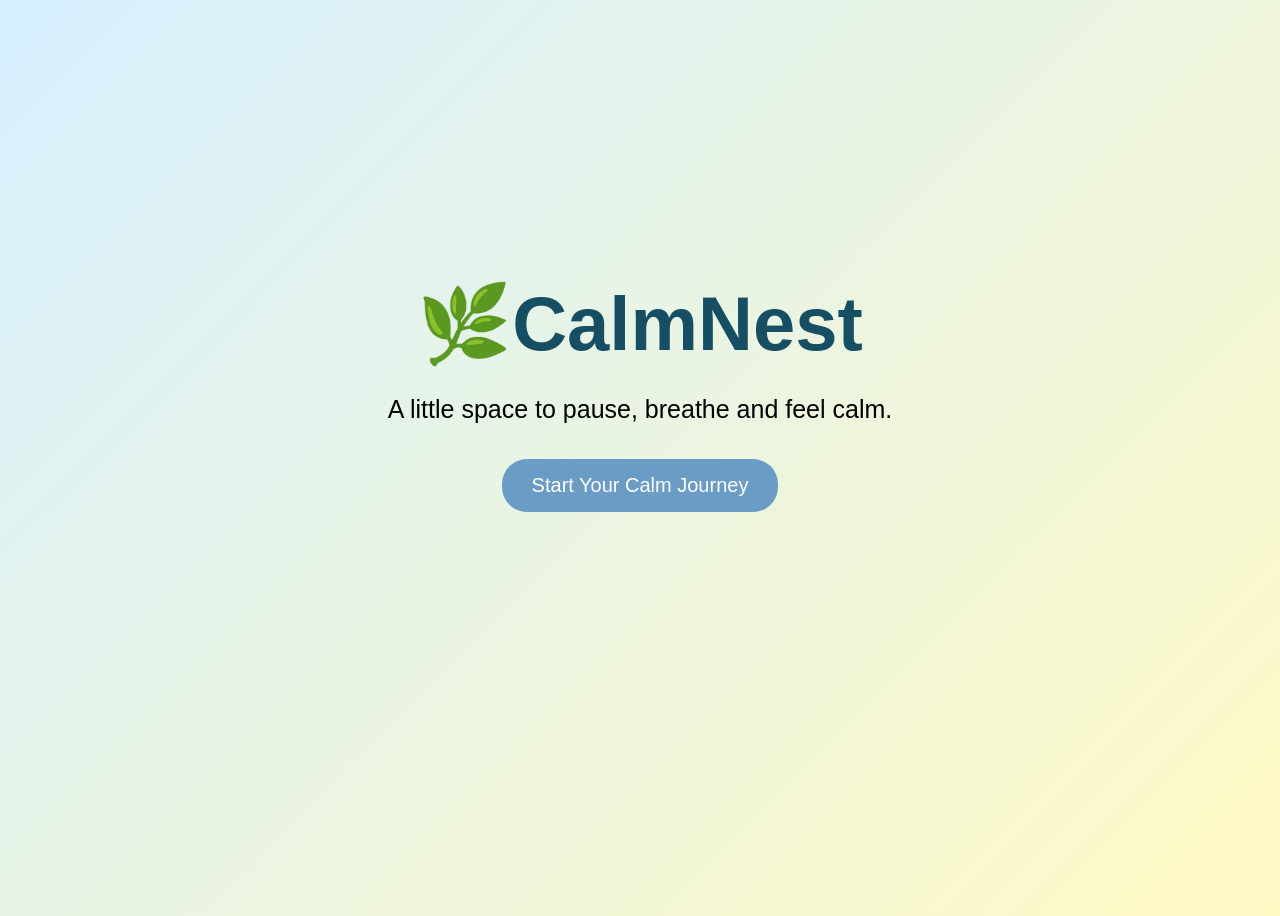
<file: index.html>
<!DOCTYPE html>
<html lang="en">
<head>
    <meta charset="UTF-8">
    <meta name="viewport" content="width=device-width, initial-scale=1.0">
    <title>CalmSpace</title>
    <link rel="stylesheet" href="style.css">
</head>
<body>
   <div class="home-content">

    <h1>🌿CalmNest</h1>

    <p>
        A little space to pause, breathe and feel calm.
    </p>

    <a href="journey.html" class="start-button">
        Start Your Calm Journey
    </a>

</div>
    
</body>
</html>
</file>
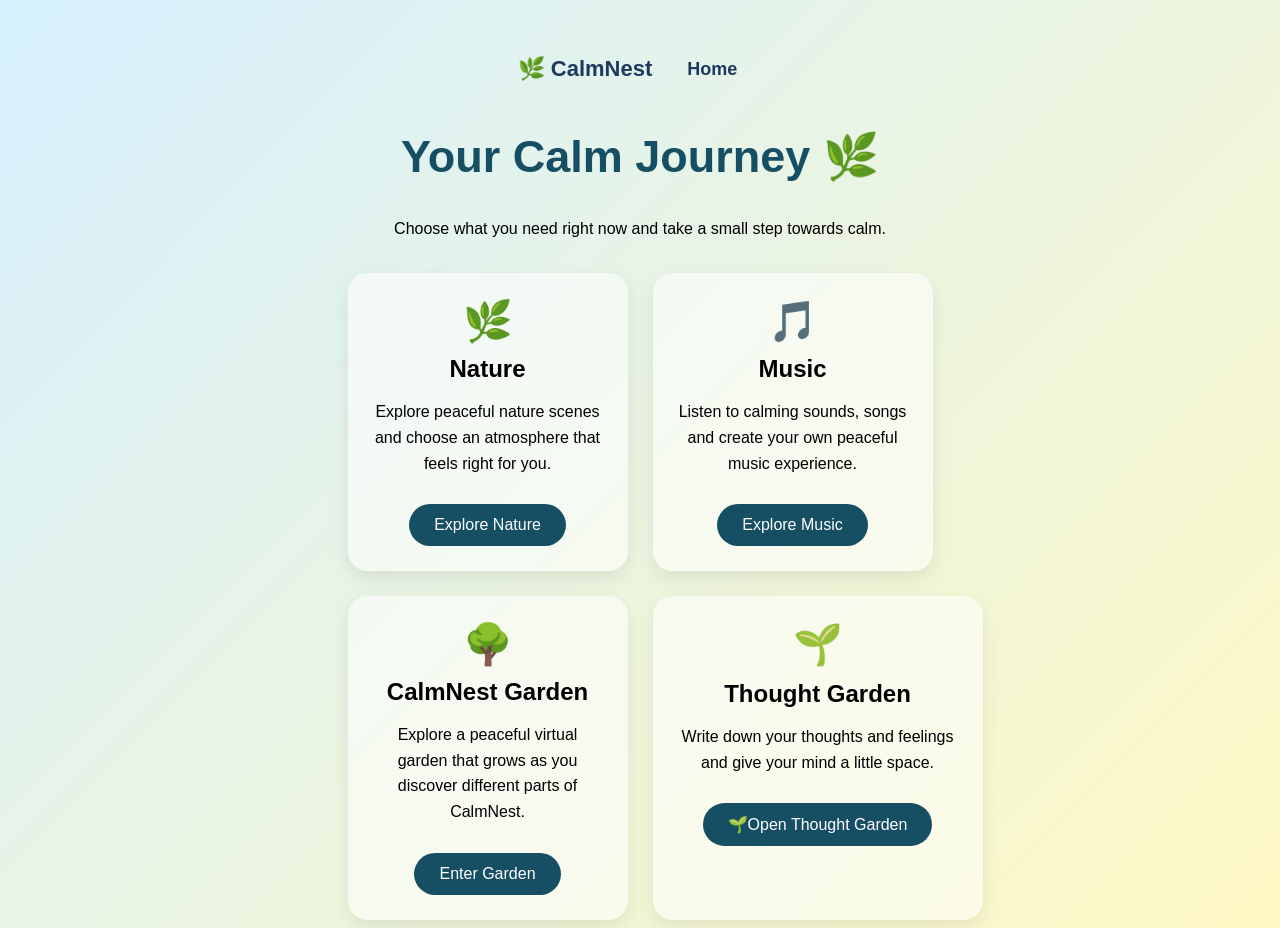
<file: journey.html>
<!DOCTYPE html>
<html lang="en">
<head>
    <meta charset="UTF-8">
    <meta name="viewport" content="width=device-width, initial-scale=1.0">
    <title>CalmNest - Your Journey</title>
    <link rel="stylesheet" href="style.css">
</head>

<body>

    <nav class="navbar">
        <div class="logo">🌿 CalmNest</div>

        <div class="nav-links">
            <a href="index.html">Home</a>
        </div>
    </nav>

    <section class="journey">

        <h1>Your Calm Journey 🌿</h1>

        <p class="journey-intro">
            Choose what you need right now and take a small step towards calm.
        </p>


        <!-- Main Journey Cards -->

        <div class="journey-cards">

            <!-- Nature -->
            <div class="journey-card">

                <div class="journey-icon">🌿</div>

                <h2>Nature</h2>

                <p>
                    Explore peaceful nature scenes and choose
                    an atmosphere that feels right for you.
                </p>

                <button onclick="location.href='nature.html'">
                    Explore Nature
                </button>

            </div>


            <!-- Music -->
            <div class="journey-card">

                <div class="journey-icon">🎵</div>

                <h2>Music</h2>

                <p>
                    Listen to calming sounds, songs and create
                    your own peaceful music experience.
                </p>

                <button onclick="location.href='music.html'">
                    Explore Music
                </button>

            </div>



            <!-- CalmNest Garden -->
            <div class="journey-card">

                <div class="journey-icon">🌳</div>

                <h2>CalmNest Garden</h2>

                <p>
                    Explore a peaceful virtual garden that grows
                    as you discover different parts of CalmNest.
                </p>

                <button onclick="location.href='garden.html'">
                    Enter Garden
                </button>

            </div>

            <!-- Thought Garden -->

                <div class="corner-card">

                    <div class="journey-icon">🌱</div>

                    <h2>Thought Garden</h2>

                    <p>
                        Write down your thoughts and feelings
                        and give your mind a little space.
                    </p>

                    <button onclick="location.href='thought-garden.html'">
                        🌱Open Thought Garden
                    </button>

                </div>

        </div>


        </section>

    </section>

</body>
</html>
</file>
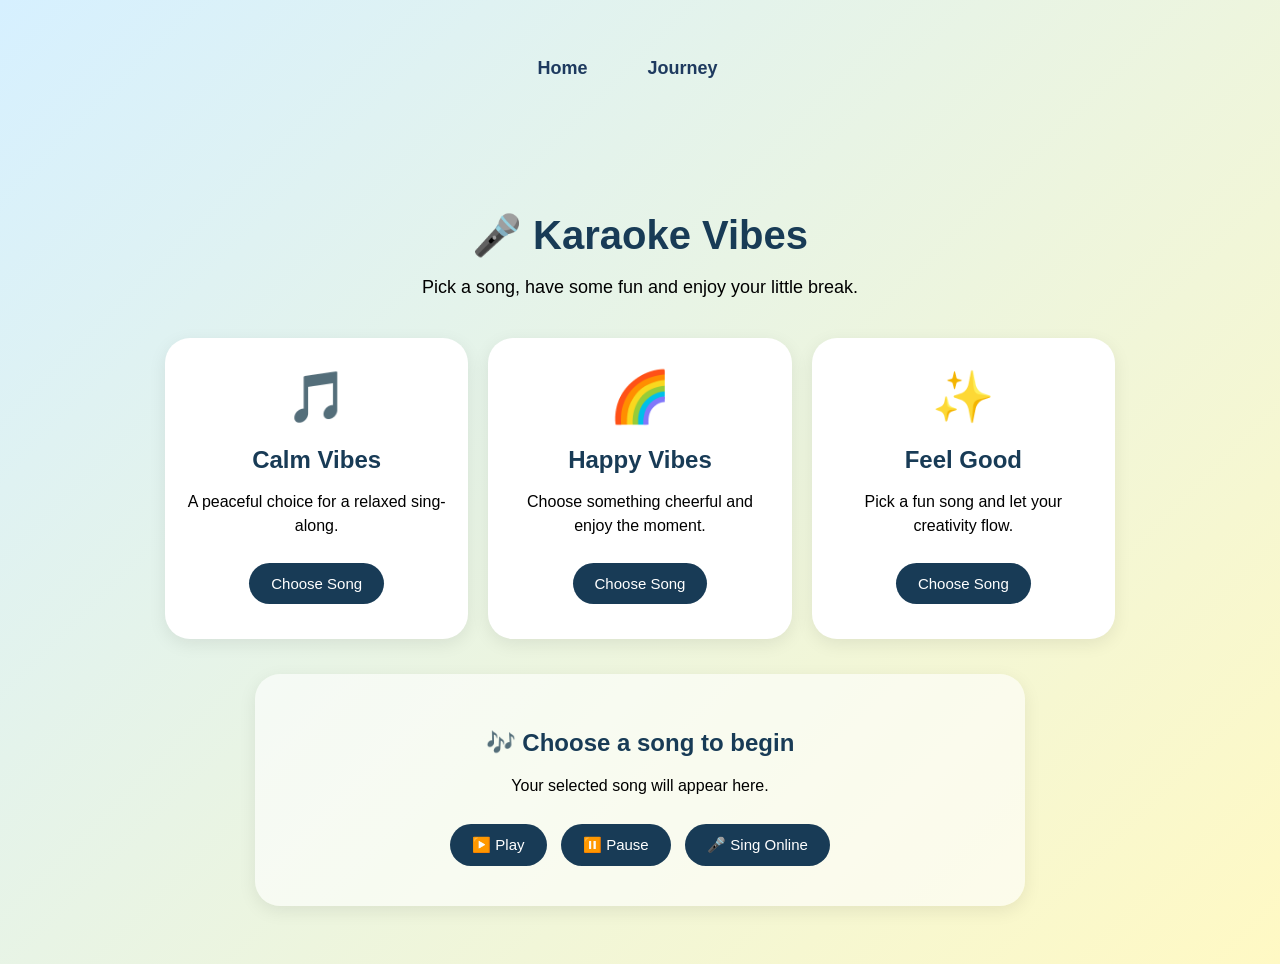
<file: karaoke.html>
<!DOCTYPE html>
<html lang="en">

<head>
    <meta charset="UTF-8">
    <meta name="viewport" content="width=device-width, initial-scale=1.0">

    <title>CalmNest - Karaoke Vibes</title>

    <link rel="stylesheet" href="style.css">
</head>

<body>

    <nav class="navbar">

        

        <div class="nav-links">
            <a href="index.html">Home</a>
            <a href="journey.html">Journey</a>
        </div>

    </nav>


    <section class="karaoke-page">

        <h1>🎤 Karaoke Vibes</h1>

        <p class="karaoke-intro">
            Pick a song, have some fun and enjoy your little break.
        </p>


        <div class="song-options">

            <div class="song-card">
                <div class="song-icon">🎵</div>

                <h2>Calm Vibes</h2>

                <p>
                    A peaceful choice for a relaxed sing-along.
                </p>

                <button onclick="selectSong('Calm Vibes')">
                    Choose Song
                </button>
            </div>


            <div class="song-card">
                <div class="song-icon">🌈</div>

                <h2>Happy Vibes</h2>

                <p>
                    Choose something cheerful and enjoy the moment.
                </p>

                <button onclick="selectSong('Happy Vibes')">
                    Choose Song
                </button>
            </div>


            <div class="song-card">
                <div class="song-icon">✨</div>

                <h2>Feel Good</h2>

                <p>
                    Pick a fun song and let your creativity flow.
                </p>

                <button onclick="selectSong('Feel Good')">
                    Choose Song
                </button>
            </div>

        </div>


        <div class="karaoke-player">

            <h2 id="selectedSong">
                🎶 Choose a song to begin
            </h2>

            <p id="songMessage">
                Your selected song will appear here.
            </p>


            <div class="karaoke-buttons">

                <button onclick="playSong()">
                    ▶️ Play
                </button>

                <button onclick="pauseSong()">
                    ⏸️ Pause
                </button>

                <button onclick="singOnline()">
                    🎤 Sing Online
                </button>

            </div>

        </div>

    </section>


    <script>

        let currentSong = "";


        function selectSong(song) {

            currentSong = song;

            document.getElementById("selectedSong").innerHTML =
                "🎶 " + song;

            document.getElementById("songMessage").innerHTML =
                "Your song is selected. You can start your karaoke session!";

        }


        function playSong() {

            if (currentSong === "") {

                document.getElementById("songMessage").innerHTML =
                    "🎵 Please choose a song first.";

                return;
            }

            document.getElementById("songMessage").innerHTML =
                "▶️ " + currentSong + " is ready to play!";

        }


        function pauseSong() {

            document.getElementById("songMessage").innerHTML =
                "⏸️ Karaoke paused.";

        }


        function singOnline() {

            alert(
                "🎤 Online karaoke will open here once we connect a suitable karaoke service."
            );

        }

    </script>

</body>

</html>
</file>
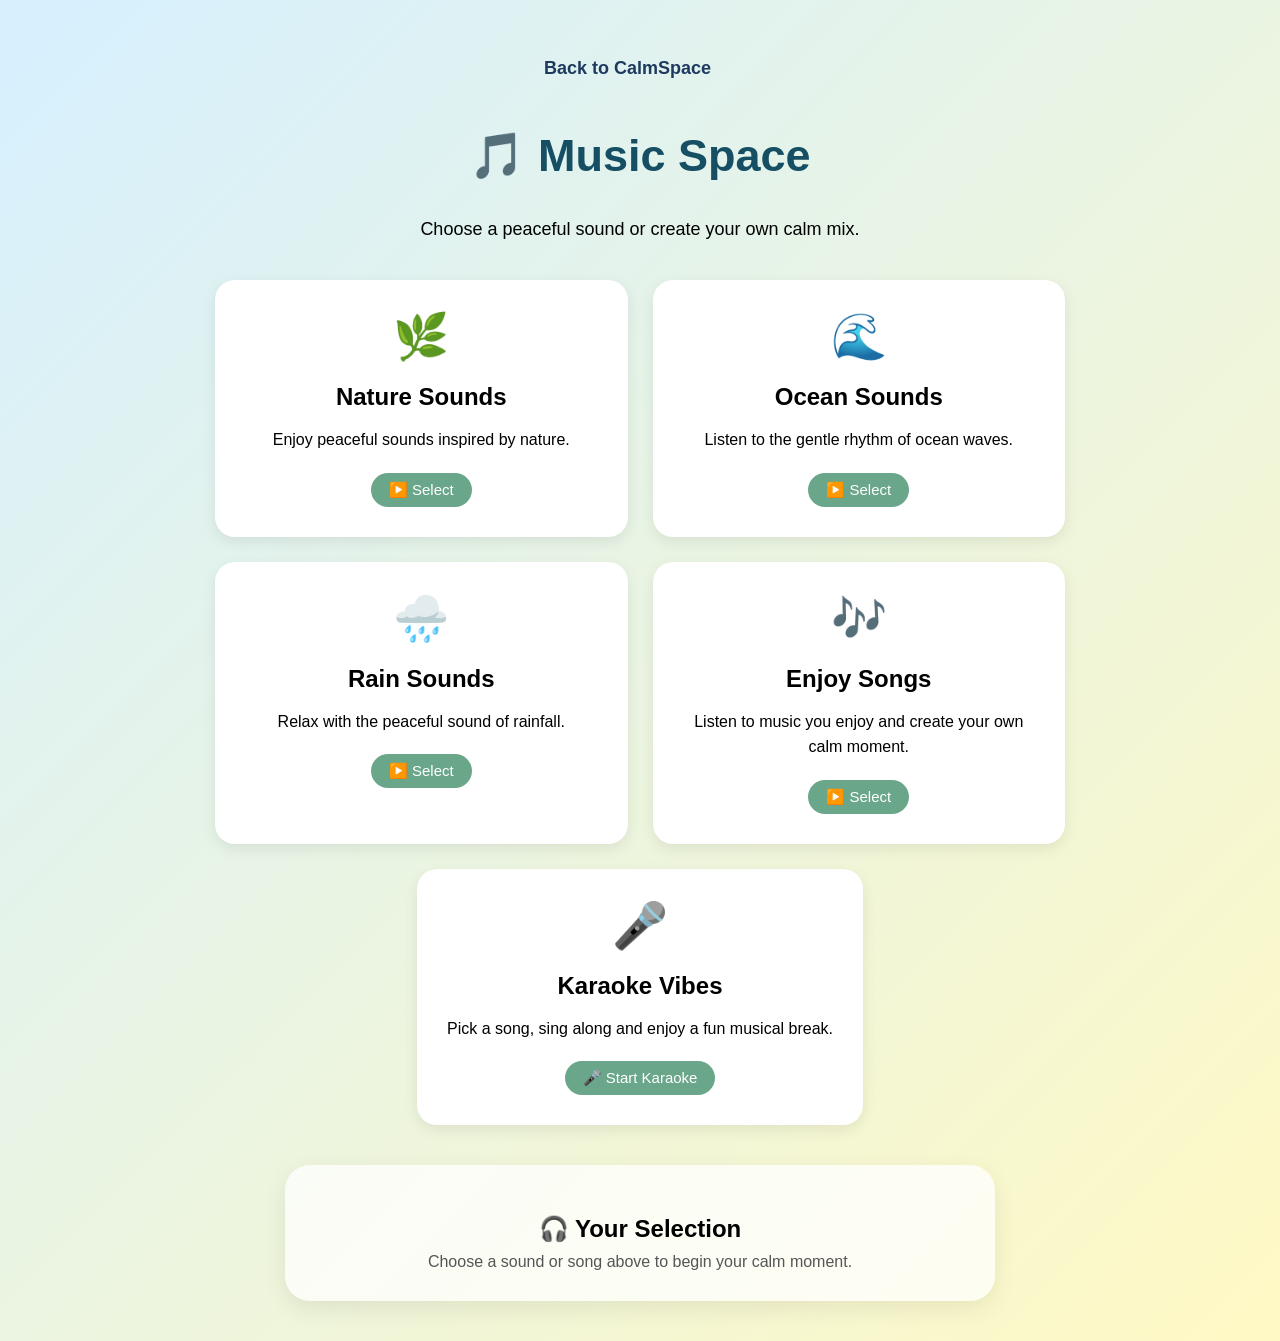
<file: music.html>
<!DOCTYPE html>
<html lang="en">

<head>
    <meta charset="UTF-8">
    <meta name="viewport" content="width=device-width, initial-scale=1.0">
    <title>CalmNest - Music</title>
    <link rel="stylesheet" href="style.css">
</head>

<body>

    <nav>
        <a href="journey.html">Back to CalmSpace</a>
    </nav>

    <section class="music-space">

        <h1>🎵 Music Space</h1>

        <p class="music-intro">
            Choose a peaceful sound or create your own calm mix.
        </p>

        <!-- Music Options -->

        <div class="music-options">

            <div class="music-card">
                <div class="music-icon">🌿</div>
                <h2>Nature Sounds</h2>
                <p>
                    Enjoy peaceful sounds inspired by nature.
                </p>
                <button onclick="selectMusic('Nature Sounds')">
                    ▶️ Select
                </button>
            </div>


            <div class="music-card">
                <div class="music-icon">🌊</div>
                <h2>Ocean Sounds</h2>
                <p>
                    Listen to the gentle rhythm of ocean waves.
                </p>
                <button onclick="selectMusic('Ocean Sounds')">
                    ▶️ Select
                </button>
            </div>


            <div class="music-card">
                <div class="music-icon">🌧️</div>
                <h2>Rain Sounds</h2>
                <p>
                    Relax with the peaceful sound of rainfall.
                </p>
                <button onclick="selectMusic('Rain Sounds')">
                    ▶️ Select
                </button>
            </div>


            <div class="music-card">
                <div class="music-icon">🎶</div>
                <h2>Enjoy Songs</h2>
                <p>
                    Listen to music you enjoy and create your own calm moment.
                </p>
                <button onclick="selectMusic('Enjoy Songs')">
                    ▶️ Select
                </button>
            </div>

            <div class="music-card">

    <div class="music-icon">🎤</div>

    <h2>Karaoke Vibes</h2>

    <p>
        Pick a song, sing along and enjoy a fun musical break.
    </p>

    <button onclick="location.href='karaoke.html'">
        🎤 Start Karaoke
    </button>

</div>

        </div>


        <!-- Selected Music -->


  <div class="music-player">
    <h2 id="selectedMusic">🎧 Your Selection</h2>

    <p id="musicMessage">
        Choose a sound or song above to begin your calm moment.
    </p>
</div>

    </section>


    <script>

        function selectMusic(music) {

            document.getElementById("selectedMusic").innerHTML =
                "🎵 " + music;

            document.getElementById("musicMessage").innerHTML =
                "✨ " + music +
                " selected. Audio can be connected later.";

        }


    </script>

</body>

</html>
</file>
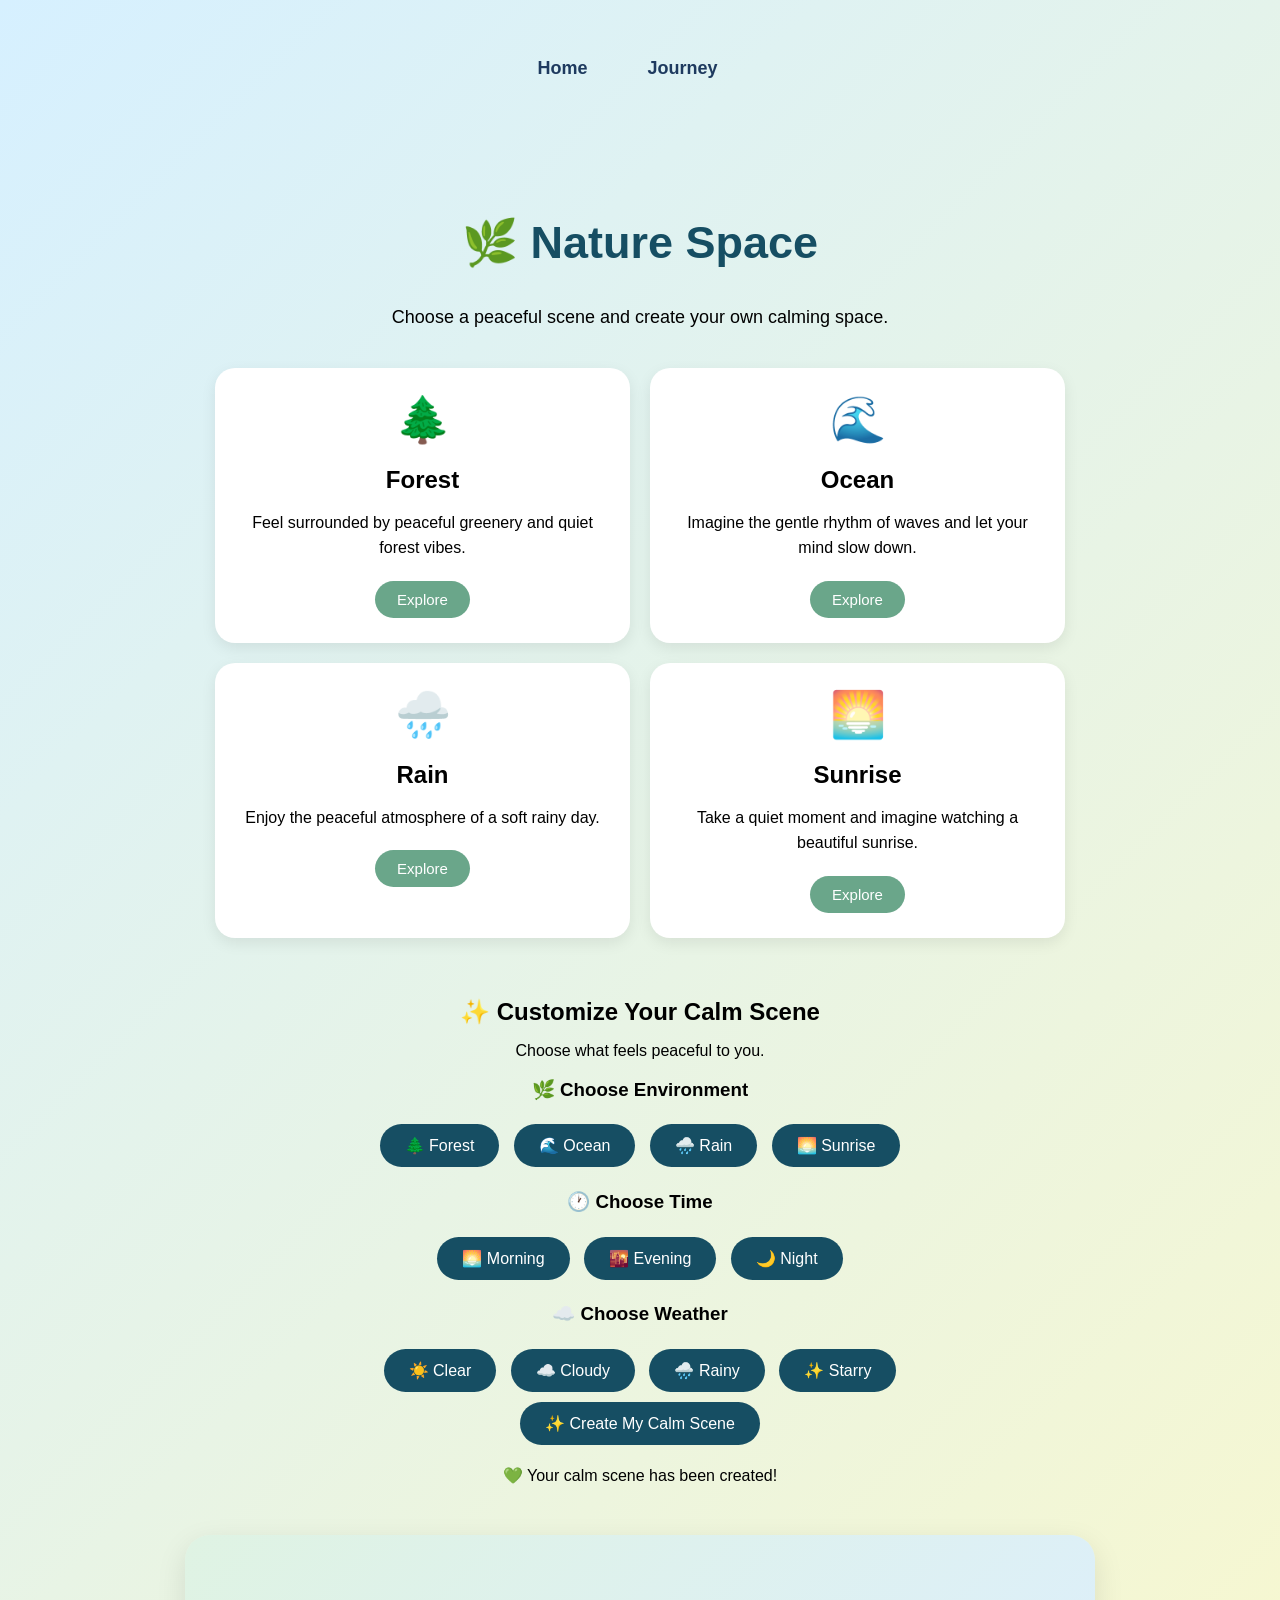
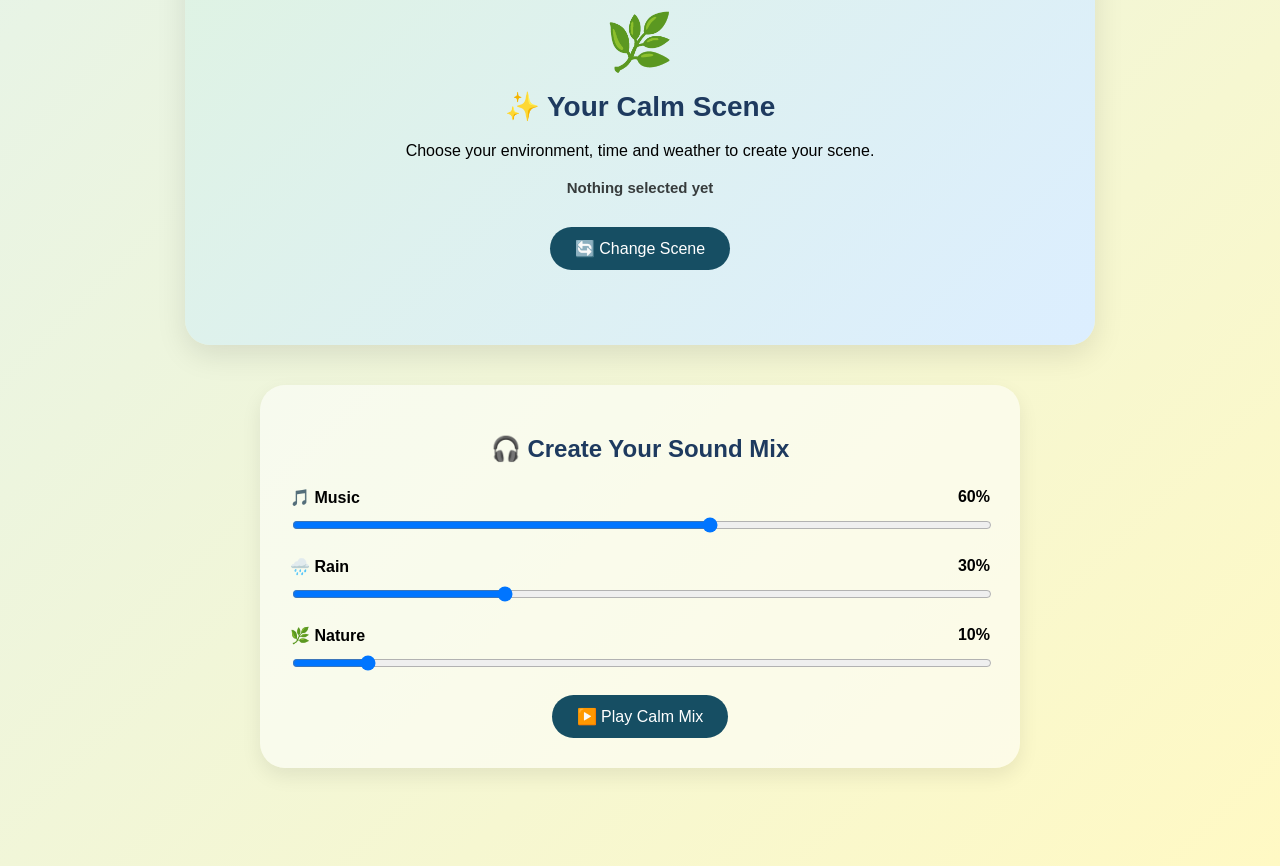
<file: nature.html>
<!DOCTYPE html>
<html lang="en">

<head>
    <meta charset="UTF-8">
    <meta name="viewport" content="width=device-width, initial-scale=1.0">

    <title>CalmNest - Nature</title>

    <link rel="stylesheet" href="style.css">
</head>

<body>

    <!-- Navigation -->
    <nav class="navbar">

        <div class="nav-links">

            <a href="index.html">Home</a>

            <a href="journey.html">Journey</a>


        </div>

    </nav>


    <!-- Nature Space -->
    <section class="nature-space">

        <h1>🌿 Nature Space</h1>

        <p class="nature-intro">
            Choose a peaceful scene and create your own calming space.
        </p>


        <!-- Nature Options -->
        <div class="nature-options">


            <!-- Forest -->
            <div class="nature-card">

                <div class="nature-icon">🌲</div>

                <h2>Forest</h2>

                <p>
                    Feel surrounded by peaceful greenery and quiet forest vibes.
                </p>

                <button onclick="selectScene('forest')">
                    Explore
                </button>

            </div>


            <!-- Ocean -->
            <div class="nature-card">

                <div class="nature-icon">🌊</div>

                <h2>Ocean</h2>

                <p>
                    Imagine the gentle rhythm of waves and let your mind slow down.
                </p>

                <button onclick="selectScene('ocean')">
                    Explore
                </button>

            </div>


            <!-- Rain -->
            <div class="nature-card">

                <div class="nature-icon">🌧️</div>

                <h2>Rain</h2>

                <p>
                    Enjoy the peaceful atmosphere of a soft rainy day.
                </p>

                <button onclick="selectScene('rain')">
                    Explore
                </button>

            </div>


            <!-- Sunrise -->
            <div class="nature-card">

                <div class="nature-icon">🌅</div>

                <h2>Sunrise</h2>

                <p>
                    Take a quiet moment and imagine watching a beautiful sunrise.
                </p>

                <button onclick="selectScene('sunrise')">
                    Explore
                </button>

            </div>

        </div>


        <!-- Customize Your Calm Scene -->
        <div class="scene-customizer">

            <h2>✨ Customize Your Calm Scene</h2>

            <p>
                Choose what feels peaceful to you.
            </p>


            <!-- Environment -->
           <div class="custom-option">

    <h3>🌿 Choose Environment</h3>

    <button class="environment-btn"
            onclick="chooseEnvironment('forest')">
        🌲 Forest
    </button>

    <button class="environment-btn"
            onclick="chooseEnvironment('ocean')">
        🌊 Ocean
    </button>

    <button class="environment-btn"
            onclick="chooseEnvironment('rain')">
        🌧️ Rain
    </button>

    <button class="environment-btn"
            onclick="chooseEnvironment('sunrise')">
        🌅 Sunrise
    </button>

</div>


            <!-- Time -->
           <div class="custom-option">

    <h3>🕐 Choose Time</h3>

    <button class="time-btn"
            onclick="chooseTime('morning')">
        🌅 Morning
    </button>

    <button class="time-btn"
            onclick="chooseTime('evening')">
        🌇 Evening
    </button>

    <button class="time-btn"
            onclick="chooseTime('night')">
        🌙 Night
    </button>

</div>

            <!-- Weather -->
           <div class="custom-option">

    <h3>☁️ Choose Weather</h3>

    <button class="weather-btn"
            onclick="chooseWeather('clear')">
        ☀️ Clear
    </button>

    <button class="weather-btn"
            onclick="chooseWeather('cloudy')">
        ☁️ Cloudy
    </button>

    <button class="weather-btn"
            onclick="chooseWeather('rainy')">
        🌧️ Rainy
    </button>

    <button class="weather-btn"
            onclick="chooseWeather('starry')">
        ✨ Starry
    </button>

</div>


            <!-- Create Scene -->
            <button
                class="create-scene-btn"
                onclick="createCalmScene()">

                ✨ Create My Calm Scene

            </button>


            <p id="customSceneMessage"></p>

        </div>


       <!-- Calm Scene Preview -->
<div class="selected-scene" id="calmPreview">

    <div class="preview-content">

        <div class="preview-icon" id="previewIcon">
            🌿
        </div>

        <h2 id="sceneTitle">
            ✨ Your Calm Scene
        </h2>

        <p id="sceneMessage">
            Choose your environment, time and weather to create your scene.
        </p>

        <p class="scene-details" id="sceneDetails">
            Nothing selected yet
        </p>

        <button onclick="changeScene()">
            🔄 Change Scene
        </button>

    </div>

</div>


        <!-- Sound Mixer -->
        <div class="sound-mixer">

            <h2>🎧 Create Your Sound Mix</h2>


            <!-- Music -->
            <div class="sound-control">

                <label>

                    🎵 Music

                    <span id="musicValue">60%</span>

                </label>

                <input
                    type="range"
                    id="musicSlider"
                    min="0"
                    max="100"
                    value="60"
                    oninput="updateVolume('music')"
                >

            </div>


            <!-- Rain -->
            <div class="sound-control">

                <label>

                    🌧️ Rain

                    <span id="rainValue">30%</span>

                </label>

                <input
                    type="range"
                    id="rainSlider"
                    min="0"
                    max="100"
                    value="30"
                    oninput="updateVolume('rain')"
                >

            </div>


            <!-- Nature -->
            <div class="sound-control">

                <label>

                    🌿 Nature

                    <span id="natureValue">10%</span>

                </label>

                <input
                    type="range"
                    id="natureSlider"
                    min="0"
                    max="100"
                    value="10"
                    oninput="updateVolume('nature')"
                >

            </div>


            <button onclick="playMix()">
                ▶️ Play Calm Mix
            </button>

        </div>

    </section>


    <!-- JavaScript -->
    <script>

        /* -----------------------------
           NATURE SCENES
        ----------------------------- */

        let scenes = {

            forest: {
                title: "🌲 Peaceful Forest",
                message: "Take a slow breath and imagine yourself surrounded by peaceful trees."
            },

            ocean: {
                title: "🌊 Gentle Ocean",
                message: "Imagine the rhythm of gentle waves and allow your mind to slow down."
            },

            rain: {
                title: "🌧️ Soft Rain",
                message: "Take a quiet moment and imagine listening to soft rainfall."
            },

            sunrise: {
                title: "🌅 Calm Sunrise",
                message: "Take a deep breath and imagine a peaceful sunrise beginning your day."
            }

        };


        let currentScene = "";


        /* Select Nature Scene */

        function selectScene(scene) {

            currentScene = scene;

            document.getElementById("sceneTitle").innerHTML =
                scenes[scene].title;

            document.getElementById("sceneMessage").innerHTML =
                scenes[scene].message;

        }


        /* Change Scene */

        function changeScene() {

            let sceneNames = Object.keys(scenes);

            let randomScene =
                sceneNames[
                    Math.floor(
                        Math.random() * sceneNames.length
                    )
                ];

            selectScene(randomScene);

        }



        /* -----------------------------
           CUSTOM SCENE
        ----------------------------- */

        let selectedEnvironment = "";

        let selectedTime = "";

        let selectedWeather = "";


        /* Choose Environment */

       function chooseEnvironment(environment) {
    selectedEnvironment = environment;

    document.querySelectorAll(".custom-option:nth-child(1) button")
        .forEach(button => button.classList.remove("selected"));

    event.target.classList.add("selected");
}


        /* Choose Time */

       function chooseTime(time) {
    selectedTime = time;

    document.querySelectorAll(".custom-option:nth-child(2) button")
        .forEach(button => button.classList.remove("selected"));

    event.target.classList.add("selected");
}


        /* Choose Weather */

        function chooseWeather(weather) {
    selectedWeather = weather;

    document.querySelectorAll(".custom-option:nth-child(3) button")
        .forEach(button => button.classList.remove("selected"));

    event.target.classList.add("selected");
}

     function createCalmScene() {

    if (
        selectedEnvironment === "" ||
        selectedTime === "" ||
        selectedWeather === ""
    ) {

        document.getElementById("customSceneMessage").innerHTML =
            "🌿 Please choose an environment, time and weather first.";

        return;
    }


    let environmentText = "";
    let environmentIcon = "";


    if (selectedEnvironment === "forest") {

        environmentText = "Forest";
        environmentIcon = "🌲";

    }

    else if (selectedEnvironment === "ocean") {

        environmentText = "Ocean";
        environmentIcon = "🌊";

    }

    else if (selectedEnvironment === "rain") {

        environmentText = "Rain";
        environmentIcon = "🌧️";

    }

    else if (selectedEnvironment === "sunrise") {

        environmentText = "Sunrise";
        environmentIcon = "🌅";

    }


    let timeText = "";

    if (selectedTime === "morning") {
        timeText = "Morning";
    }

    else if (selectedTime === "evening") {
        timeText = "Evening";
    }

    else if (selectedTime === "night") {
        timeText = "Night";
    }


    let weatherText = "";

    if (selectedWeather === "clear") {
        weatherText = "Clear";
    }

    else if (selectedWeather === "cloudy") {
        weatherText = "Cloudy";
    }

    else if (selectedWeather === "rainy") {
        weatherText = "Rainy";
    }

    else if (selectedWeather === "starry") {
        weatherText = "Starry";
    }

        /* Change the visual atmosphere */

    let preview = document.getElementById("calmPreview");

    if (selectedEnvironment === "forest") {

        preview.style.background =
            "linear-gradient(135deg, #dff3e3, #b8dfc0)";

    }

    else if (selectedEnvironment === "ocean") {

        preview.style.background =
            "linear-gradient(135deg, #dceeff, #9ed8ed)";

    }

    else if (selectedEnvironment === "rain") {

        preview.style.background =
            "linear-gradient(135deg, #d9e2ea, #aebdca)";

    }

    else if (selectedEnvironment === "sunrise") {

        preview.style.background =
            "linear-gradient(135deg, #ffe5c4, #ffd1a9)";

    }

    document.getElementById("sceneTitle").innerHTML =
    "✨ Your " + environmentText + " Escape";

        /* Change atmosphere according to time */

    if (selectedTime === "night") {

        preview.style.filter = "brightness(0.75)";

    }

    else if (selectedTime === "evening") {

        preview.style.filter = "brightness(0.9)";

    }

    else {

        preview.style.filter = "brightness(1)";

    }


    /* Change preview icon */

    document.getElementById("previewIcon").innerHTML =
        environmentIcon;


    /* Change title */

    document.getElementById("sceneTitle").innerHTML =
        "✨ Your " + environmentText + " Escape";


    /* Change message */

    document.getElementById("sceneMessage").innerHTML =
        "Your personalized calm scene is ready. Take a moment and enjoy your little escape.";


    /* Show selected options */

    document.getElementById("sceneDetails").innerHTML =
        environmentIcon + " " + environmentText +
        " &nbsp; • &nbsp; " +
        "🕐 " + timeText +
        " &nbsp; • &nbsp; " +
        "☁️ " + weatherText;


    /* Confirmation message */

    document.getElementById("customSceneMessage").innerHTML =
        "💚 Your calm scene has been created!";

}

document.getElementById("customSceneMessage").innerHTML =
    "💚 Your calm scene has been created!";

    /* Remove old weather effect */

let oldEffect = document.querySelector(".weather-effect");

if (oldEffect) {
    oldEffect.remove();
}


/* Create new weather effect */

let effect = document.createElement("div");

effect.className = "weather-effect";


/* Rain Effect */

if (selectedWeather === "rainy") {

    for (let i = 0; i < 40; i++) {

        let drop = document.createElement("div");

        drop.className = "rain-drop";

        drop.style.left = Math.random() * 100 + "%";

        drop.style.animationDelay =
            Math.random() * 1 + "s";

        effect.appendChild(drop);

    }

}


/* Star Effect */

else if (selectedWeather === "starry") {

    for (let i = 0; i < 20; i++) {

        let star = document.createElement("div");

        star.className = "star";

        star.innerHTML = "✨";

        star.style.left =
            Math.random() * 100 + "%";

        star.style.top =
            Math.random() * 80 + "%";

        star.style.animationDelay =
            Math.random() * 2 + "s";

        effect.appendChild(star);

    }

}


/* Add effect to preview */

document.getElementById("calmPreview").appendChild(effect);

        /* -----------------------------
           SOUND MIXER
        ----------------------------- */

        function updateVolume(type) {

            let slider;

            let value;


            if (type === "music") {

                slider =
                    document.getElementById("musicSlider");

                value =
                    document.getElementById("musicValue");

            }


            else if (type === "rain") {

                slider =
                    document.getElementById("rainSlider");

                value =
                    document.getElementById("rainValue");

            }


            else {

                slider =
                    document.getElementById("natureSlider");

                value =
                    document.getElementById("natureValue");

            }


            value.innerHTML =
                slider.value + "%";

        }



        /* Play Calm Mix */

        function playMix() {

            alert(

                "🎧 Your Calm Mix is ready!\n\n" +

                "Music: " +
                document.getElementById("musicSlider").value +
                "%\n" +

                "Rain: " +
                document.getElementById("rainSlider").value +
                "%\n" +

                "Nature: " +
                document.getElementById("natureSlider").value +
                "%"

            );

        }

    </script>

</body>

</html>
</file>
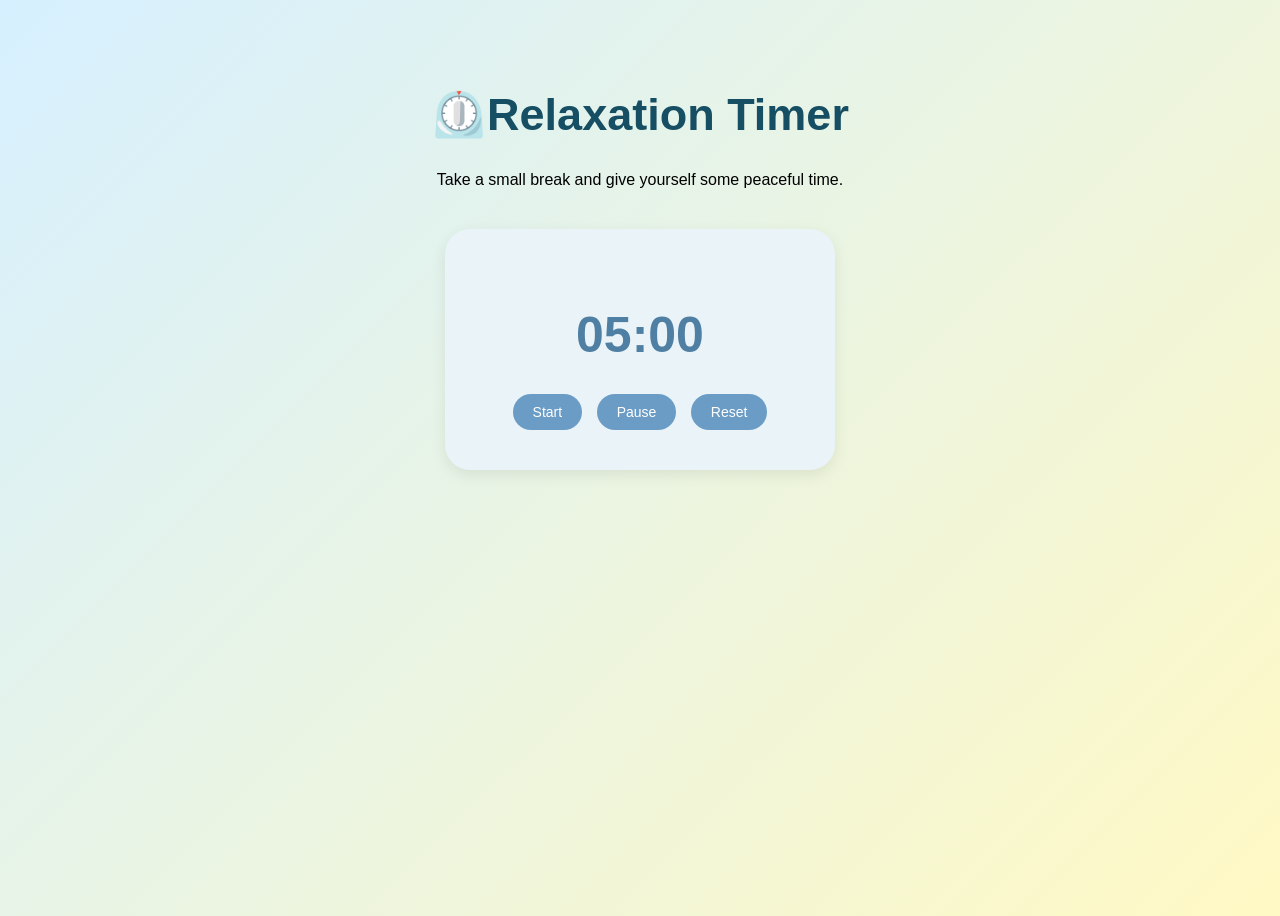
<file: timer.html>
<!DOCTYPE html>
<html lang="en">
<head>
    <meta charset="UTF-8">
    <meta name="viewport" content="width=device-width, initial-scale=1.0">
    <title>CalmNest - Relaxation Timer</title>
    <link rel="stylesheet" href="style.css">
</head>

<body>

   

    <h1>⏲️Relaxation Timer</h1>
    <p>Take a small break and give yourself some peaceful time.</p>
    
    <div class="timer-box">
        <h2 id="timer">05:00</h2>

        <button onclick="startTimer()">Start</button>
        <button onclick="pauseTimer()">Pause</button>
        <button onclick="resetTimer()">Reset</button>
    </div>

    <script src="script.js"></script>

</body>
</html>
</file>
<file: style.css>
body {
    background: linear-gradient(135deg, #D6F0FF, #FFF9C4);
    text-align:center;
    font-family:Arial, sans-serif;
    padding-top: 50px;
    min-height: 100vh;
    box-sizing: border-box;
}
h1{
    color:#164E63 ;
    font-size: 45px
}
button{
    background-color:#164E63 ;
    color: white;
    border: none;
    padding: 12px 25px;
    border-radius:25px;
    font-size: 16px;
    cursor: pointer;
}

.calm-corner {
    margin-top: 50px;
    text-align: center;
}

.calm-corner h2 {
    margin-bottom: 8px;
}

.calm-corner > p {
    margin-bottom: 25px;
}

.corner-cards {
    display: flex;
    justify-content: center;
    gap: 25px;
    flex-wrap: wrap;
}

.corner-card {
    width: 280px;
    padding: 25px;
    border-radius: 20px;
    text-align: center;
    background: rgba(255, 255, 255, 0.55);
    box-shadow: 0 8px 20px rgba(0, 0, 0, 0.08);
}

.corner-card h2 {
    margin: 12px 0;
}

.corner-card p {
    line-height: 1.6;
}

.corner-card button {
    margin-top: 12px;
}

.journey-cards {
    display: grid;
    grid-template-columns: repeat(2, 280px);
    justify-content: center;
    gap: 25px;
    margin-top: 35px;
}

.journey-card {
    padding: 25px;
    border-radius: 20px;
    text-align: center;
    background: rgba(255, 255, 255, 0.55);
    box-shadow: 0 8px 20px rgba(0, 0, 0, 0.08);
    transition: transform 0.3s ease;
}

.journey-card:hover {
    transform: translateY(-5px);
}

.journey-icon {
    font-size: 40px;
    margin-bottom: 10px;
}

.journey-card h2 {
    margin: 10px 0;
}

.journey-card p {
    line-height: 1.6;
}

.journey-card button {
    margin-top: 12px;
}

nav {
    display: flex;
    justify-content: center;
    gap: 35px;
    margin-bottom: 50px;

}

.nav-links {
    display: flex;
    gap: 35px;
    align-items: center;
    margin: 0;
}

nav a {
    text-decoration: none;
    color: #1E3A5F;
    font-weight: 700;
    font-size: 18px;
    margin-right: 25px;
}

nav a:hover {
    color: #2e7d32;
}

.logo {
    font-size: 22px;
    font-weight: 700;
    color: #1E3A5F;
    line-height: 1;
}

.start-button {
    display: inline-block;
    background-color: #6B9CC5;
    color: white;
    padding: 12px 25px;
    border-radius: 25px;
    text-decoration: none;
    font-size: 16px;
}

.nature-page {
    text-align: center;
    padding: 50px 8%;
}

.nature-page h1{
    font-size: 40px;
    margin-bottom: 10px;
}

.nature-intro {
    font-size: 18px;
    margin-bottom: 40px;
}

.nature-options{
    display: grid;
    grid-template-columns: repeat(2, 1fr);
    gap: 20px;
    max-width: 850px;
    margin: 0 auto 60px  ;
}

.nature-card{
    background: white;
    padding: 25px;
    border-radius: 20px;
    transition: transform 0.3s ease;
    box-shadow: 0 5px 15px rgba(0, 0, 0, 0.08);
}

.nature-card:hover {
    transform: translateY(-6px);
}

.nature-icon {
    font-size: 45px;
    margin-bottom: 10px;
}

.nature-card h2{
    margin-bottom: 10px;

}

.nature-card p{
    margin-bottom: 20px;
    line-height: 1.6;
}

.nature-card button{
    border: none;
    background: #6aa68a;
    color: white;
    padding: 10px 22px;
    border-radius: 25px;
    cursor: pointer;
    font-size: 15px;
}

.nature-card button:hover {
    background: #4f896e;
}

.selected-scene {
    max-width: 700px;
    margin: 0 auto 30px;
    padding: 30px;
    border-radius: 25px;
    background: rgba(255, 255, 255, 0.55);
    box-shadow: 0 8px 20px rgba(0, 0, 0, 0.08);
}

.selected-scene h2 {
    color: #1E3A5F;
    margin-bottom: 12px;
}

.selected-scene p {
    line-height: 1.6;
}

.sound-mixer {
    max-width: 700px;
    margin: 25px auto 30px;
    padding: 30px;
    border-radius: 25px;
    background: rgba(255, 255, 255, 0.55);
    box-shadow: 0 8px 20px rgba(0, 0, 0, 0.08);
}

.selected-scene {
    width: 85%;
    max-width: 850px;
    min-height: 280px;
    margin: 40px auto;
    border-radius: 25px;

    display: flex;
    justify-content: center;
    align-items: center;

    text-align: center;

    background: linear-gradient(
        135deg,
        #dff3e3,
        #dceeff
    );

    box-shadow: 0 10px 30px rgba(0, 0, 0, 0.10);

    transition: 0.6s ease;
}


.preview-content {
    padding: 35px 20px;
}


.preview-icon {
    font-size: 55px;
    margin-bottom: 10px;
}


.selected-scene h2 {
    margin: 10px 0;
    font-size: 28px;
}


.selected-scene p {
    max-width: 600px;
    margin: 10px auto;
    line-height: 1.6;
}


.scene-details {
    font-size: 15px;
    font-weight: 600;
    opacity: 0.75;
}

.weather-effect {
    position: absolute;
    inset: 0;
    pointer-events: none;
    overflow: hidden;
    border-radius: 25px;
}

.selected-scene {
    position: relative;
    overflow: hidden;
}

.preview-content {
    position: relative;
    z-index: 2;
}


/* Rain */

.rain-drop {
    position: absolute;
    width: 2px;
    height: 20px;
    background: rgba(80, 120, 160, 0.45);
    animation: rainFall 1s linear infinite;
}

@keyframes rainFall {

    from {
        transform: translateY(-30px);
    }

    to {
        transform: translateY(320px);
    }

}


/* Stars */

.star {
    position: absolute;
    font-size: 18px;
    animation: twinkle 1.8s ease-in-out infinite alternate;
}

@keyframes twinkle {

    from {
        opacity: 0.3;
    }

    to {
        opacity: 1;
    }

}


.selected-scene button {
    margin-top: 15px;
}

.scene-customizer button.selected {
    background: #164E63;
    color: white;
    transform: scale(1.05);
    box-shadow: 0 5px 12px rgba(0, 0, 0, 0.15);
}

.sound-mixer h2 {
    color: #1E3A5F;
    margin-bottom: 25px;
}

.sound-control {
    margin-bottom: 20px;
    text-align: left;
}

.sound-control label {
    display: flex;
    justify-content: space-between;
    margin-bottom: 8px;
    font-weight: 600;
}

.sound-control input {
    width: 100%;
    cursor: pointer;
}

.music-page {
    text-align: center;
    padding: 50px 8%;
}

.music-page h1{
    font-size: 40px;
    margin-bottom: 10px;
}

.music-intro {
    font-size: 18px;
    margin-bottom: 40px;
}

.music-options{
    display: grid;
    grid-template-columns: repeat(2, 1fr);
    gap: 25px;
    max-width: 850px;
    margin: 0 auto;
}

.music-card{
    background: white;
    padding: 30px;
    border-radius: 20px;
    transition: transform 0.3s ease;
    box-shadow: 0 5px 15px rgba(0, 0, 0, 0.08);
}

.music-card:hover {
    transform: translateY(-6px);
}

.music-icon {
    font-size: 45px;
    margin-bottom: 10px;
}

.music-card h2{
    margin-bottom: 10px;
}

.music-card p{
    margin-bottom: 20px;
    line-height: 1.6;
}

.music-card button{
    border: none;
    background: #6aa68a;
    color: white;
    padding: 8px 18px;
    border-radius: 20px;
    cursor: pointer;
    font-size: 15px;
}

.music-card button:hover {
    background: #4f896e;
}

.music-card:last-child {
    grid-column: 1 / -1;
    justify-self: center;
}

.music-player {
    max-width: 650px;
    margin: 40px auto;
    padding: 30px;
    text-align: center;
    background: rgba(255, 255, 255, 0.75);
    border-radius: 25px;
    box-shadow: 0 8px 25px rgba(0, 0, 0, 0.08);
}

.player-icon {
    font-size: 40px;
    margin-bottom: 10px;
}

.music-player h2 {
    margin-bottom: 10px;
}

.music-player p {
    margin: 0;
    color: #555;
}


       

.timer-box{
    margin: 40px auto;
    padding: 35px;
    width: 320px;
    background-color: #EAF3F7;
    border-radius: 25px;
    box-shadow: 0 5px 15px rgba(0, 0, 0, 0.08);
    text-align: center;
}

.timer-box h2{
    font-size: 50px;
    color: #4F7FA3;
    margin-bottom: 25px;
}

.timer-box button{
    border: none;
    background-color: #6B9CC5;
    color: white;
    padding: 10px 20px;
    margin: 5px;
    border-radius: 20px;
    cursor: pointer;
    font-size: 14px;
}

.timer-box button:hover{
    opacity: 0.85;
}


.suggestion-box {
    max-width: 550px;
    margin: 0 auto;
    padding: 30px;
    border-radius: 20px;
    background: rgba(255, 255, 255, 0.55);
    box-shadow: 0 8px 20px rgba(0, 0, 0, 0.08);
}

.suggestion-box h2 {
    color: #1E3A5F;
    margin-bottom: 12px;
}

.suggestion-box p {
    line-height: 1.6;
}

.suggestion-box button {
    margin-top: 15px;
    padding: 10px 20px;
    border: none;
    border-radius: 18px;
    background: #1E3A5F;
    color: white;
    font-size: 15px;
    font-weight: 600;
    cursor: pointer;
}

.suggestion-box button:hover {
    transform: translateY(-2px);
}

.thought-garden{
    width: 90%;
    max-width: 950px;
    margin:45px auto;
    text-align: center;
}

.thought-garden h1 {
    font-size: 38px;
    margin-bottom: 8px;
}

.thought-intro {
    font-size: 18px;
    margin-bottom: 28px;
}

.diary-card {
    background: #fffaf0;
    max-width: 780px;
    margin: 0 auto;
    padding:  35px 40px;
    border-radius: 24px;
    box-shadow: 0 10px 30px rgba(0, 0, 0, 0.10);
    text-align: left;
    border: 1px solid #f0e7d5;
}

.diary-card h2{
    text-align: center;
    margin: 0 0 6px;
    font-size: 28px;
}

.diary-date {
    text-align: center;
    color: #777;
    font-size: 15px;
    margin-bottom: 25px;
}

.mood-section {
    text-align: center;
    margin-bottom: 25px;
}

.mood-section p {
    margin: 8px 0;
}

.mood-buttons {
    display: flex;
    justify-content: center;
    align-items: center;
    gap: 12px;
    flex-wrap: wrap;
    margin-top: 10px;
}

.mood-buttons button {
   border: 1px solid #e5e5e5;
    background: #ffffff;
    color: #333;
    font-size: 24px;
    width: 52px;
    height: 48px;
    border-radius: 14px;
    cursor: pointer;
    transition: 0.2s;
    display: flex;
    align-items: center;
    justify-content: center;
}

#selectedMood {
    font-size: 14px;
    color: #5f7f68;
    margin-top: 8px;
}

.diary-tools {
    display: flex;
    align-items: center;
    gap: 8px;
    flex-wrap: wrap;
    margin-bottom: 0;
    padding: 10px 12px;
    background: #f4eee1;
    border: 1px solid #e4dbc9;
    border-radius: 14px 14px 0 0;
}

.diary-tools select {
    padding: 8px 11px;
    border: 1px solid #c8d8cc;
    border-radius: 8px;
    background: white;
    cursor: pointer;
    font-size: 14px;
}

.diary-tools button{
    min-width: 40px;
    height: 36px;
    border: none;
    border-radius: 8px;
    background: #e1eee4;
    cursor: pointer;
    font-size: 16px;
    transition: 0.2s;
    color: #263238;
    font-weight: 600;
}

.diary-tools button:hover{
    transform: translateY(-2px);
    background: #cfe3d3;
}

.diary-editor {
    min-height: 230px;
    padding: 20px;
    border: 2px solid #d8d0c1;
    border-top: none;
    border-radius: 0 0 14px 14px;
    background: #fffefb;
    font-family: Georgia, serif;
    font-size: 18px;
    line-height: 1.7;
    outline: none;
    text-align: left;
    white-space: pre-wrap;
    overflow-wrap: break-word;
}

.diary-editor:empty::before {
    content: "Write whatever is on your mind... This is your safe littlr space.🌱";
    color: #aaa;
    pointer-events: none;
}

.diary-editor:focus {
    border-color: #9ab59f;
}

.sticker-section {
    margin-top: 22px;
    text-align: center;
}

.sticker-section p {
    margin-bottom: 10px;
}

.sticker-section button {
    border: 1px solid #e5e5e5;
    background: #ffffff;
    color: #333;
    font-size: 23px;
    width: 48px;
    height: 46px;
    padding: 0;
    margin: 4px;
    border-radius: 12px;
    cursor: pointer;
    transition: 0.2s;
    display: inline-flex;
    align-items: center;
    justify-content: center;
}

.sticker-section button:hover {
    transform: translateY(-3px);
    background: #f8f8f8;
}

#stikerDisplay {
    min-height: 10px;
}

.diary-actions {
    display: flex;
    justify-content: center;
    gap: 14px;
    margin-top: 25px;
    flex-wrap: wrap;
}

.diary-actions button {
    border: none;
    padding: 12px 24px;
    border-radius: 11px;
    background: #6b8f71;
    color: white;
    cursor: pointer;
    font-size: 16px;
    transition: 0.2s;
    font-weight: 600;
}

.diary-actions button:hover {
    transform: translateY(-2px);
    background: #55785c;
}

#diaryMessage {
    text-align: center;
    margin-top: 15px;
    font-size: 15px;
    color: #5f7f68;
}

@media (max-width: 600px) {

    .thought-garden {
        width: 94%;
        margin-top: 30px;
    }

    .thought-garden h1 {
        font-size: 30px;
    }

    .thought-intro {
        font-size: 16px;
    }

    .diary-card {
        padding: 22px 18px;
    }

    .diary-card h2 {
        font-size: 25px;
    }

    .diary-editor {
        min-height: 220px;
        font-size: 17px;
    }

    .diary-tools {
        justify-content: flex-start;
    }

    .mood-buttons {
        gap: 8px;
    }
}

#savedEntries {
    max-width: 800px;
    margin: 30px auto;
}

.saved-entry {
    background: #ffffff;
    padding: 20px;
    margin-bottom: 18px;
    border-radius: 16px;
    border: 1px solid #e1e8e2;
    text-align: left;
    box-shadow: 0 5px 15px rgba(0, 0, 0, 0.06);
}

.saved-entry h3 {
    margin-top: 0;
    color: #55785c;
}

.saved-content {
    margin: 15px 0;
    padding: 12px;
    background: #fffaf0;
    border-radius: 10px;
    line-height: 1.6;
}

.saved-entry button {
    border: none;
    padding: 8px 15px;
    border-radius: 8px;
    background: #d98b8b;
    color: white;
    cursor: pointer;
}

body.thought-page {
    margin: 0;
    background: #fffaf0;
}

.thought-page .thought-garden{
      margin-top: 30px;
      margin-bottom: 30px;
}

body.garden-page {
    margin: 0;
    background: #f7fbf5;
}


.calm-garden {
    width: 90%;
    max-width: 1000px;
    margin: 40px auto;
    text-align: center;
}


.calm-garden h1 {
    font-size: 38px;
    margin-bottom: 10px;
}


.garden-intro {
    font-size: 18px;
    max-width: 700px;
    margin: 0 auto 30px;
    line-height: 1.6;
}


.garden-card {
    max-width: 650px;
    margin: 0 auto 40px;
    padding: 30px;
    background: #fffaf0;
    border-radius: 22px;
    border: 1px solid #e5dfd0;
    box-shadow: 0 8px 25px rgba(0, 0, 0, 0.08);
}


.garden-card h2 {
    margin-top: 0;
}


#problemInput {
    width: 80%;
    max-width: 500px;
    padding: 13px 15px;
    margin: 15px 0;
    border: 1px solid #ccd9ce;
    border-radius: 10px;
    font-size: 16px;
    outline: none;
}


#problemInput:focus {
    border-color: #8aaa91;
}


.garden-card button,
.plant-card button {
    border: none;
    padding: 11px 20px;
    border-radius: 10px;
    background: #6b8f71;
    color: white;
    cursor: pointer;
    font-size: 15px;
    font-weight: 600;
}


.garden-card button:hover,
.plant-card button:hover {
    background: #55785c;
    transform: translateY(-2px);
}


#gardenMessage {
    color: #5f7f68;
    min-height: 20px;
}


.my-plants-title {
    margin-bottom: 20px;
}


#plantContainer {
    display: grid;
    grid-template-columns: repeat(2, 1fr);
    gap: 22px;
}


.plant-card {
    background: white;
    padding: 25px;
    border-radius: 20px;
    border: 1px solid #e0e8df;
    box-shadow: 0 6px 18px rgba(0, 0, 0, 0.07);
}


.plant-emoji {
    font-size: 65px;
    margin-bottom: 10px;
}


.plant-card h3 {
    font-size: 22px;
    margin: 8px 0;
}


.plant-date {
    color: #888;
    font-size: 14px;
}


.plant-stage {
    font-weight: 600;
    margin: 15px 0;
}


.growth-bar {
    height: 10px;
    background: #e8eee8;
    border-radius: 10px;
    overflow: hidden;
    margin: 15px 0 20px;
}


.growth-progress {
    height: 100%;
    background: #8aaa91;
    border-radius: 10px;
    transition: width 0.4s ease;
}


.bloom-message {
    color: #6b8f71;
    font-weight: 600;
}


.delete-plant {
    display: block;
    margin: 12px auto 0;
    background: #d98b8b !important;
}


.delete-plant:hover {
    background: #c87575 !important;
}


.empty-garden {
    background: #fffaf0;
    padding: 30px;
    border-radius: 18px;
    color: #777;
}


@media (max-width: 700px) {

    #plantContainer {
        grid-template-columns: 1fr;
    }

    .calm-garden h1 {
        font-size: 30px;
    }

    .garden-card {
        padding: 22px;
    }

    #problemInput {
        width: 90%;
    }

}

.daily-spark {
    text-align: center;
    padding: 50px 20px;
}

.spark-intro {
    margin-top: 15px;
    margin-bottom: 30px;
}

.spark-card {
    max-width: 600px;
    margin: 0 auto;
    padding: 35px;
    border-radius: 25px;
    background: rgba(255, 255, 255, 0.55);
    box-shadow: 0 8px 20px rgba(0, 0, 0, 0.08);
}

.spark-icon {
    font-size: 55px;
    margin-bottom: 10px;
}

.spark-card h2 {
    color: #1E3A5F;
    margin-bottom: 15px;
}

.spark-card p {
    line-height: 1.6;
}

.spark-card button {
    margin: 10px 5px 0;
    padding: 11px 20px;
    border: none;
    border-radius: 22px;
    background: #1E3A5F;
    color: white;
    font-size: 15px;
    font-weight: 600;
    cursor: pointer;
    transition: transform 0.3s ease;
}

.spark-card button:hover {
    transform: translateY(-3px);
}

#sparkMessage {
    margin-top: 20px;
    font-weight: 600;
}

.karaoke-page {
    text-align: center;
    padding: 50px 20px;
}

.karaoke-page h1 {
    font-size: 40px;
    color: #183b56;
    margin-bottom: 15px;
}

.karaoke-intro {
    font-size: 18px;
    margin-bottom: 40px;
}

.song-options {
    max-width: 950px;
    margin: 0 auto 35px;
    display: grid;
    grid-template-columns: repeat(3, 1fr);
    gap: 20px;
}

.song-card {
    background: white;
    padding: 30px 20px;
    border-radius: 25px;
    box-shadow: 0 5px 18px rgba(0, 0, 0, 0.08);
}

.song-icon {
    font-size: 50px;
    margin-bottom: 12px;
}

.song-card h2 {
    color: #183b56;
    margin-bottom: 12px;
}

.song-card p {
    line-height: 1.5;
    margin-bottom: 20px;
}

.song-card button,
.karaoke-buttons button {
    background: #183b56;
    color: white;
    border: none;
    padding: 12px 22px;
    margin: 5px;
    border-radius: 25px;
    font-size: 15px;
    cursor: pointer;
}

.song-card button:hover,
.karaoke-buttons button:hover {
    transform: translateY(-3px);
}

.karaoke-player {
    max-width: 700px;
    margin: 0 auto;
    padding: 35px;
    border-radius: 25px;
    background: rgba(255, 255, 255, 0.6);
    box-shadow: 0 5px 18px rgba(0, 0, 0, 0.08);
}

.karaoke-player h2 {
    color: #183b56;
    margin-bottom: 12px;
}

.karaoke-player p {
    line-height: 1.6;
}

.karaoke-buttons {
    margin-top: 20px;
}

@media (max-width: 750px) {
    .song-options {
        grid-template-columns: 1fr;
        max-width: 500px;
    }
}

/* Home Page */

.home-content {
    min-height: 75vh;
    padding: 80px 12%;
    box-sizing: border-box;
    text-align: left;
    display: flex;
    flex-direction: column;
    justify-content: center;
    align-items: center;
}

.home-content h1 {
    font-size: 76px;
    margin: 0 0 20px;
    color: #164E63;
}

.home-content p {
    font-size: 25px;
    margin: 0 0 30px;
    max-width: 550px;
    line-height: 1.6;
}

.home-content .start-button {
    width: fit-content;
    padding: 15px 30px;
    font-size: 20px;
    transition: transform 0.2s ease, box-shadow 0.2s ease;
}

.home-content .start-button:hover {
    transform: translateY(-3px);
    box-shadow: 0 6px 15px rgba(0, 0, 0, 0.15);
}

.corner-card {
    transition: transform 0.2s ease, box-shadow 0.2s ease;
}

.corner-card:hover {
    transform: translateY(-5px);
    box-shadow: 0 8px 18px rgba(0, 0, 0, 0.15);
}


/* Nature Page Spacing */

.nature-space {
    padding-top: 50px;
    padding-bottom: 60px;
}

.scene-customizer {
    margin-top: 35px;
    margin-bottom: 50px;
}

.scene-customizer h2 {
    margin-top: 28px;
    margin-bottom: 15px;
}

.scene-customizer button {
    margin: 5px;
}

.selected-scene {
    margin-top: 45px;
    padding: 40px 30px;
}

.selected-scene h2 {
    margin: 15px 0;
}

.selected-scene p {
    margin: 12px 0;
}
</file>
